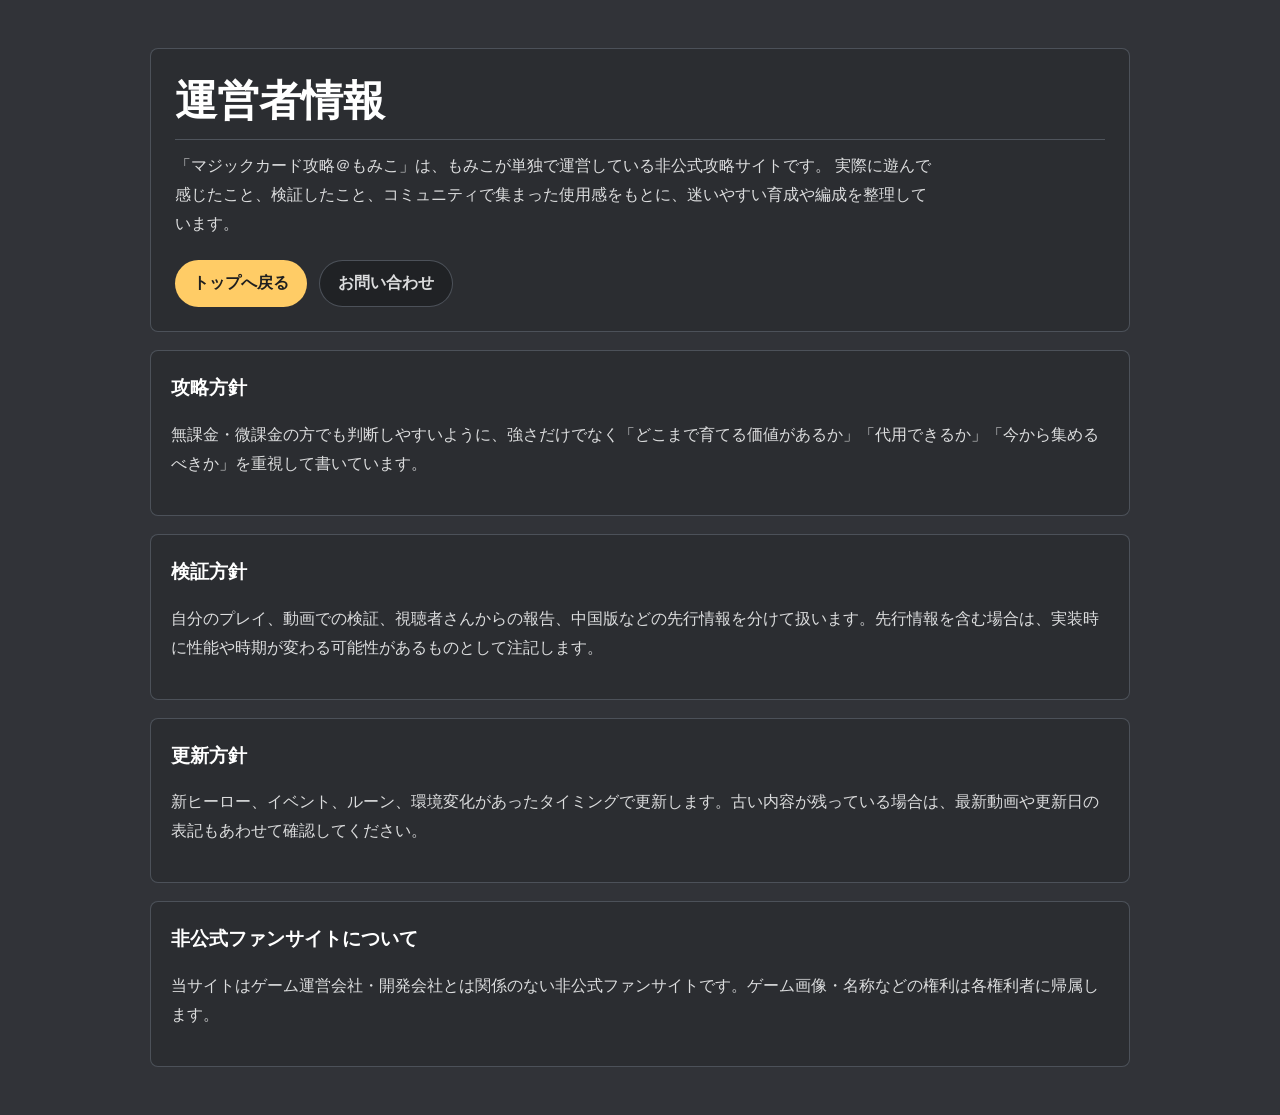
<file: about.html>
<!DOCTYPE html>
<html lang="ja">

<head>
  <meta charset="UTF-8">
  <meta name="viewport" content="width=device-width, initial-scale=1.0">
  <title>運営者情報 | マジックカード攻略＠もみこ</title>
  <meta name="description" content="マジックカード攻略＠もみこの運営者情報。攻略方針、検証方針、更新方針、問い合わせ先をまとめています。">
  <link rel="canonical" href="https://magiccard-momiko.com/about.html">
  <link rel="stylesheet" href="style.css?v=260510-1">
  <meta property="og:site_name" content="マジックカード攻略＠もみこ">
  <meta property="og:title" content="運営者情報 | マジックカード攻略＠もみこ">
  <meta property="og:description" content="もみこ単独運営の攻略サイトです。検証方針や更新方針をまとめています。">
  <meta property="og:type" content="article">
  <meta property="og:url" content="https://magiccard-momiko.com/about.html">
  <meta property="og:image" content="https://magiccard-momiko.com/images/%E6%A0%AA%E5%BC%8F%E4%BC%9A%E7%A4%BEesusi.webp">
  <meta name="twitter:card" content="summary_large_image">
  <meta name="twitter:image" content="https://magiccard-momiko.com/images/%E6%A0%AA%E5%BC%8F%E4%BC%9A%E7%A4%BEesusi.webp">
</head>

<body class="simple-page">
  <main class="simple-page__wrap">
    <section class="simple-page__hero">
      <h1>運営者情報</h1>
      <p class="simple-page__lead">
        「マジックカード攻略＠もみこ」は、もみこが単独で運営している非公式攻略サイトです。
        実際に遊んで感じたこと、検証したこと、コミュニティで集まった使用感をもとに、迷いやすい育成や編成を整理しています。
      </p>
      <div class="simple-page__actions">
        <a class="simple-page__button" href="index.html">トップへ戻る</a>
        <a class="simple-page__button secondary" href="contact.html">お問い合わせ</a>
      </div>
    </section>

    <section class="simple-page__section">
      <h2>攻略方針</h2>
      <p>無課金・微課金の方でも判断しやすいように、強さだけでなく「どこまで育てる価値があるか」「代用できるか」「今から集めるべきか」を重視して書いています。</p>
    </section>

    <section class="simple-page__section">
      <h2>検証方針</h2>
      <p>自分のプレイ、動画での検証、視聴者さんからの報告、中国版などの先行情報を分けて扱います。先行情報を含む場合は、実装時に性能や時期が変わる可能性があるものとして注記します。</p>
    </section>

    <section class="simple-page__section">
      <h2>更新方針</h2>
      <p>新ヒーロー、イベント、ルーン、環境変化があったタイミングで更新します。古い内容が残っている場合は、最新動画や更新日の表記もあわせて確認してください。</p>
    </section>

    <section class="simple-page__section">
      <h2>非公式ファンサイトについて</h2>
      <p>当サイトはゲーム運営会社・開発会社とは関係のない非公式ファンサイトです。ゲーム画像・名称などの権利は各権利者に帰属します。</p>
    </section>
  </main>
</body>

</html>
</file>
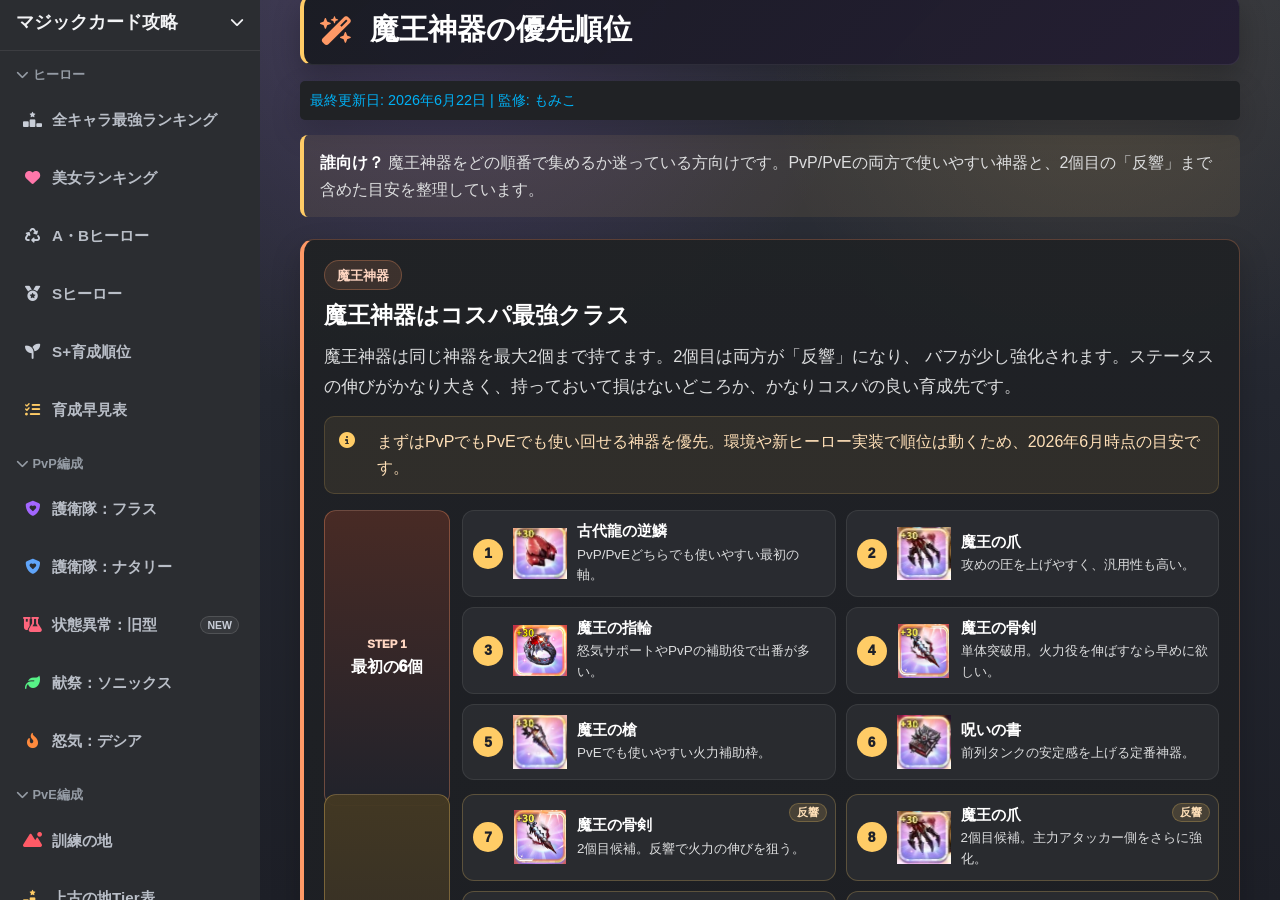
<file: abyss-artifact.html>
<!DOCTYPE html>
<html lang="ja">

<head>
  <meta charset="UTF-8">
  <meta name="viewport" content="width=device-width, initial-scale=1.0">
  <title>魔王神器の優先順位 | マジックカード攻略＠もみこ</title>
  <meta name="description" content="マジックカードの魔王神器優先順位。最初に集める6個、反響を狙う2個目、VIP帯別の目安をまとめています。">
  <link rel="canonical" href="https://magiccard-momiko.com/abyss-artifact.html">
  <meta property="og:site_name" content="マジックカード攻略＠もみこ">
  <meta property="og:title" content="魔王神器の優先順位 | マジックカード攻略＠もみこ">
  <meta property="og:description" content="魔王神器の集める順番と反響の目安を整理。">
  <meta property="og:type" content="article">
  <meta property="og:url" content="https://magiccard-momiko.com/abyss-artifact.html">
  <meta property="og:image" content="https://magiccard-momiko.com/images/%E6%A0%AA%E5%BC%8F%E4%BC%9A%E7%A4%BEesusi.webp">
  <meta name="twitter:card" content="summary_large_image">
  <meta name="twitter:image" content="https://magiccard-momiko.com/images/%E6%A0%AA%E5%BC%8F%E4%BC%9A%E7%A4%BEesusi.webp">
  <meta http-equiv="refresh" content="0; url=index.html#page-abyss-artifact">
  <script>location.replace('index.html#page-abyss-artifact');</script>
</head>

<body>
  <p><a href="index.html#page-abyss-artifact">魔王神器の優先順位を開く</a></p>
</body>

</html>
</file>
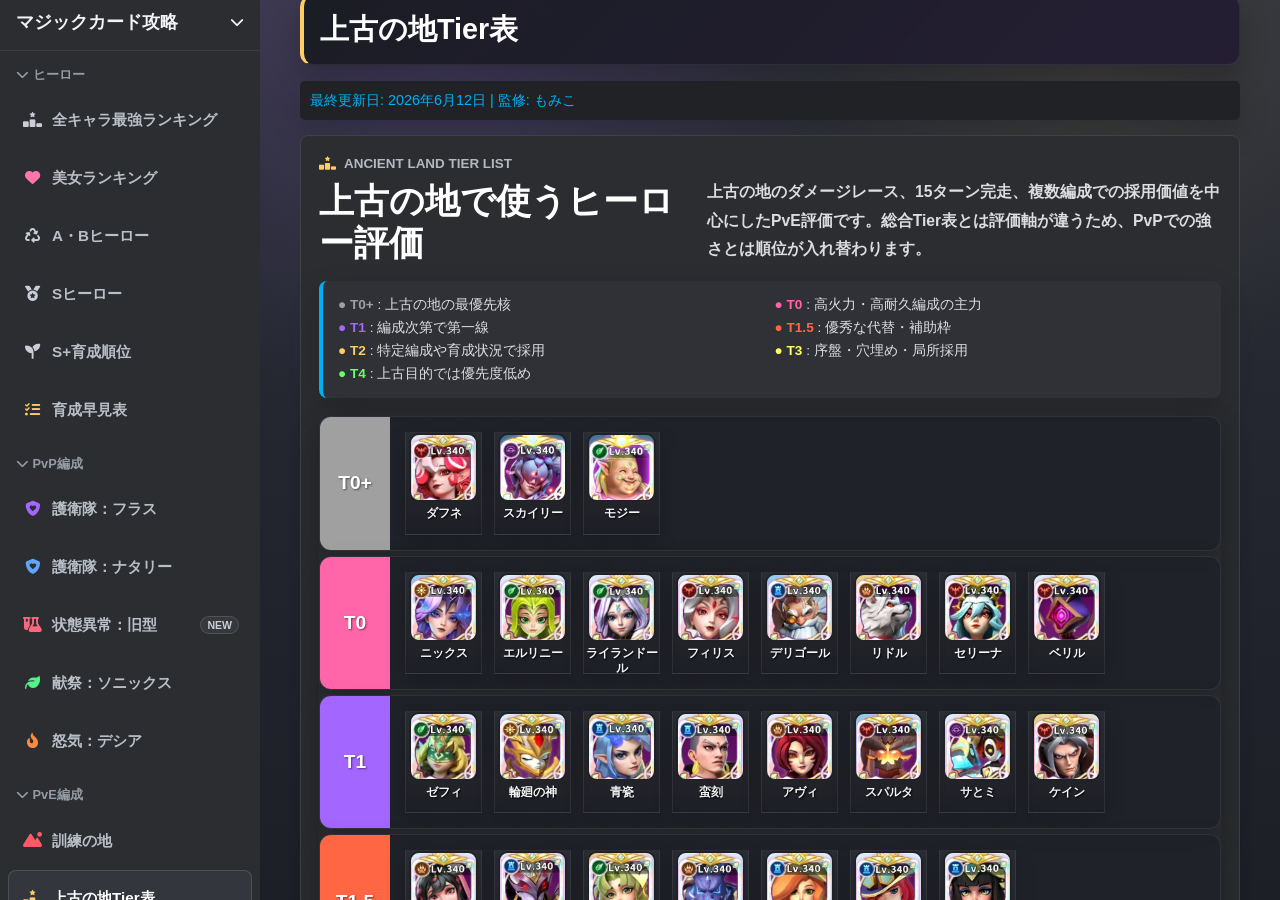
<file: ancient-tier.html>
<!DOCTYPE html>
<html lang="ja">

<head>
  <meta charset="UTF-8">
  <meta name="viewport" content="width=device-width, initial-scale=1.0">
  <title>上古の地Tier表 | マジックカード攻略＠もみこ</title>
  <meta name="description" content="マジックカードの上古の地ヒーローTier表。ダメージレース、15ターン完走、複数編成での採用価値をもとにPvE評価を整理します。">
  <link rel="canonical" href="https://magiccard-momiko.com/ancient-tier.html">
  <meta property="og:site_name" content="マジックカード攻略＠もみこ">
  <meta property="og:title" content="上古の地Tier表 | マジックカード攻略＠もみこ">
  <meta property="og:description" content="上古の地向けのヒーローTier表。総合Tierとは別軸でPvE評価をまとめます。">
  <meta property="og:type" content="article">
  <meta property="og:url" content="https://magiccard-momiko.com/ancient-tier.html">
  <meta property="og:image" content="https://magiccard-momiko.com/images/%E6%A0%AA%E5%BC%8F%E4%BC%9A%E7%A4%BEesusi.webp">
  <meta name="twitter:card" content="summary_large_image">
  <meta name="twitter:image" content="https://magiccard-momiko.com/images/%E6%A0%AA%E5%BC%8F%E4%BC%9A%E7%A4%BEesusi.webp">
  <meta http-equiv="refresh" content="0; url=index.html#page-pve-ancient-tier">
  <script>location.replace('index.html#page-pve-ancient-tier');</script>
</head>

<body>
  <p><a href="index.html#page-pve-ancient-tier">上古の地Tier表を開く</a></p>
</body>

</html>
</file>
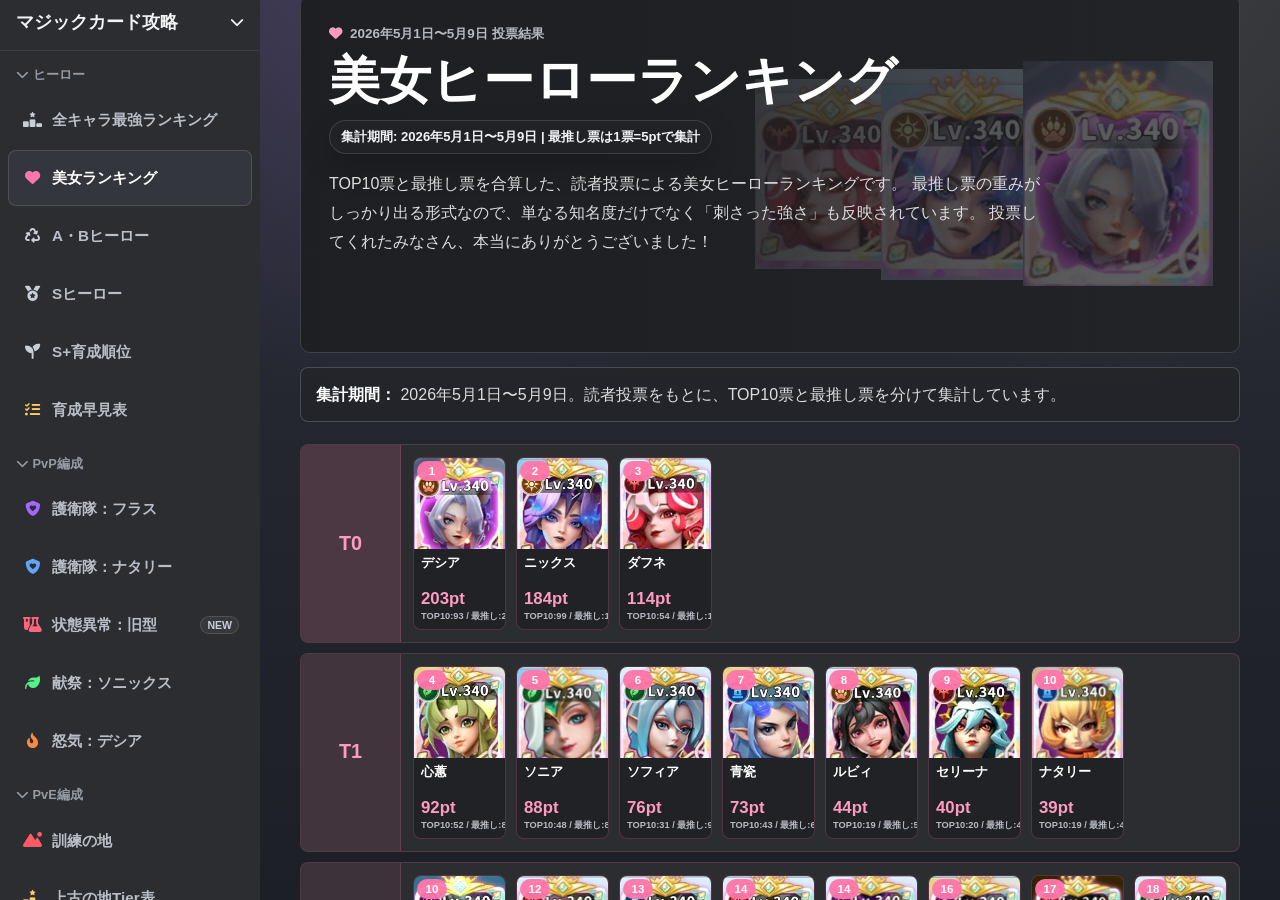
<file: beauty-ranking.html>
<!DOCTYPE html>
<html lang="ja">

<head>
  <meta charset="UTF-8">
  <meta name="viewport" content="width=device-width, initial-scale=1.0">
  <title>美女ランキング | マジックカード攻略＠もみこ</title>
  <meta name="description" content="マジックカード美女ランキング。2026年5月1日〜5月9日の読者投票結果をTier形式でまとめています。">
  <link rel="canonical" href="https://magiccard-momiko.com/beauty-ranking.html">
  <meta property="og:site_name" content="マジックカード攻略＠もみこ">
  <meta property="og:title" content="美女ランキング | マジックカード攻略＠もみこ">
  <meta property="og:description" content="読者投票で決まった美女ヒーローランキング。">
  <meta property="og:type" content="article">
  <meta property="og:url" content="https://magiccard-momiko.com/beauty-ranking.html">
  <meta property="og:image" content="https://magiccard-momiko.com/images/%E6%A0%AA%E5%BC%8F%E4%BC%9A%E7%A4%BEesusi.webp">
  <meta name="twitter:card" content="summary_large_image">
  <meta name="twitter:image" content="https://magiccard-momiko.com/images/%E6%A0%AA%E5%BC%8F%E4%BC%9A%E7%A4%BEesusi.webp">
  <meta http-equiv="refresh" content="0; url=index.html#page-beauty-ranking">
  <script>location.replace('index.html#page-beauty-ranking');</script>
</head>

<body>
  <p><a href="index.html#page-beauty-ranking">美女ランキングを開く</a></p>
</body>

</html>
</file>
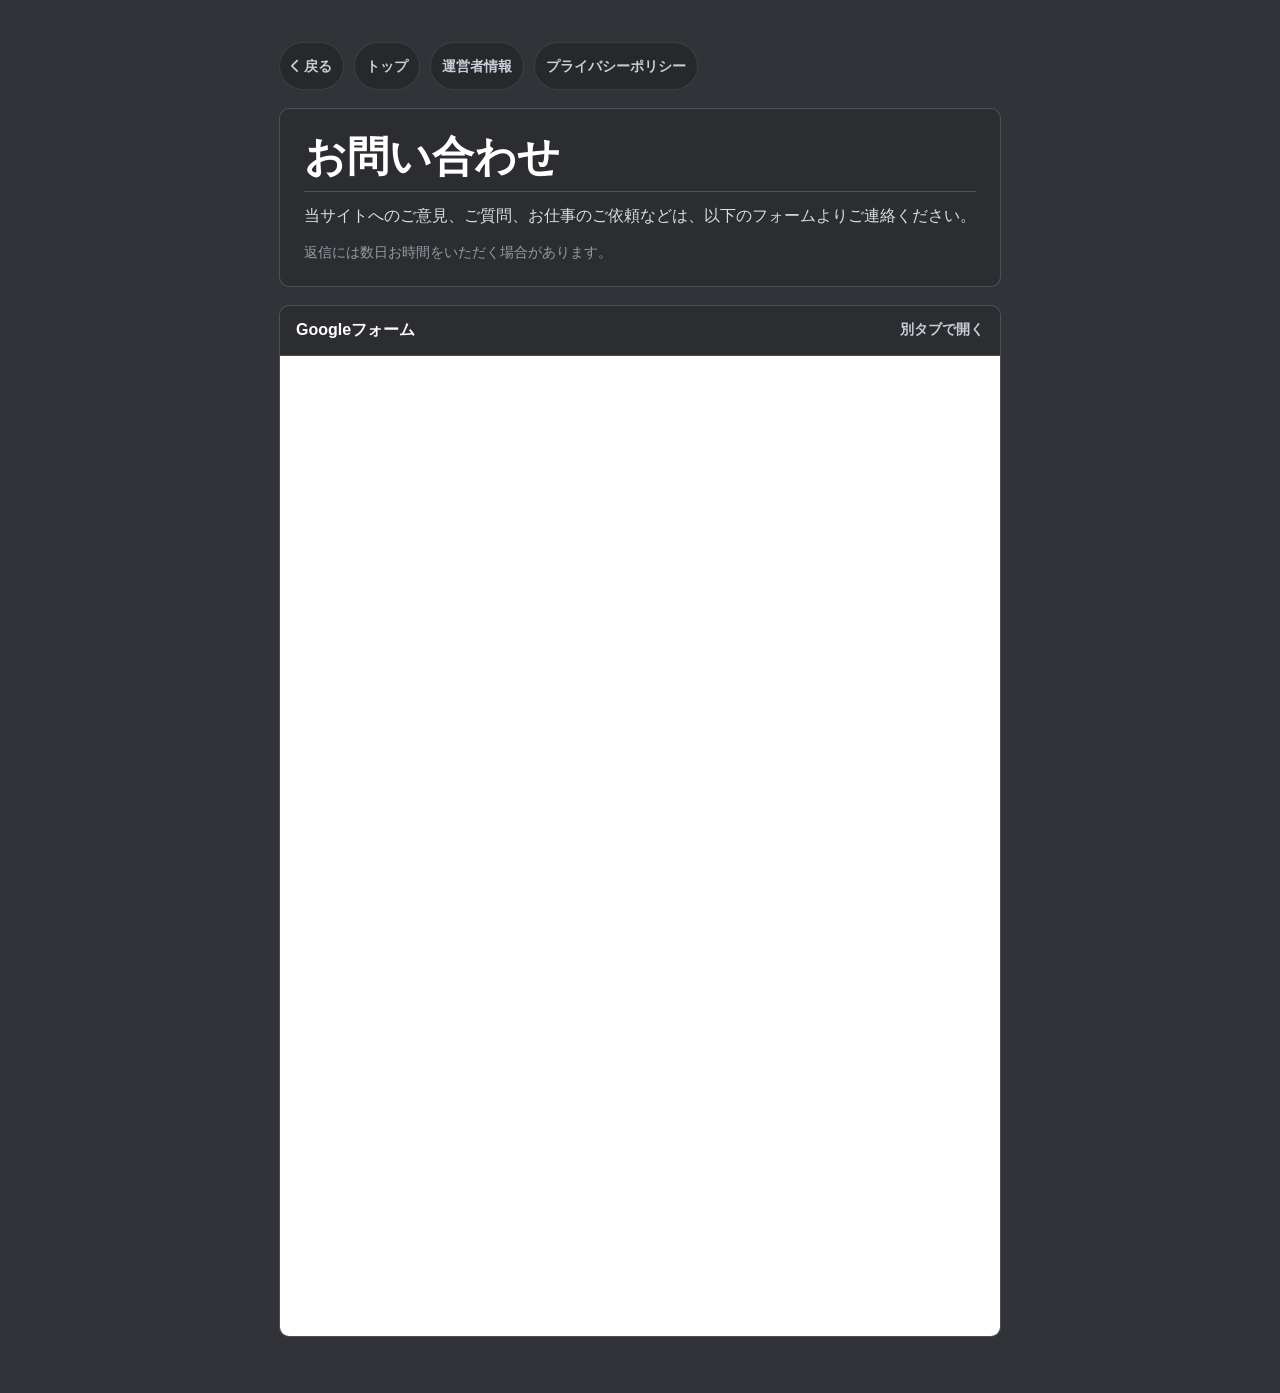
<file: contact.html>
<!DOCTYPE html>
<html lang="ja">

<head>
  <script async src="https://pagead2.googlesyndication.com/pagead/js/adsbygoogle.js?client=ca-pub-9319517564080738"
    crossorigin="anonymous"></script>
  <meta name="google-adsense-account" content="ca-pub-9319517564080738">
  <meta charset="UTF-8">
  <title>お問い合わせ | もみこ マジックカード攻略</title>
  <meta name="viewport" content="width=device-width, initial-scale=1.0">
  <link rel="stylesheet" href="https://cdnjs.cloudflare.com/ajax/libs/font-awesome/6.4.0/css/all.min.css">
  <link rel="stylesheet" href="style.css?v=260511-5">
  <style>
    .contact-page {
      min-height: 100vh;
      color: #dcddde;
      background: #313338;
      font-family: sans-serif;
    }

    .contact-wrap {
      max-width: 980px;
      margin: 0 auto;
      padding: 42px 20px 56px;
    }

    .contact-nav {
      display: flex;
      flex-wrap: wrap;
      gap: 10px;
      margin-bottom: 18px;
    }

    .contact-nav a {
      display: inline-flex;
      align-items: center;
      min-height: 34px;
      padding: 6px 11px;
      border: 1px solid rgba(255, 255, 255, 0.1);
      border-radius: 999px;
      color: #c9ced8;
      background: rgba(35, 36, 40, 0.72);
      text-decoration: none;
      font-size: 0.88rem;
      font-weight: 800;
    }

    .contact-nav a:hover {
      color: #fff;
      border-color: rgba(255, 255, 255, 0.18);
    }

    .contact-hero,
    .contact-form-card {
      border: 1px solid rgba(79, 84, 92, 0.95);
      border-radius: 10px;
      background: #2b2d31;
    }

    .contact-hero {
      padding: 24px;
      margin-bottom: 18px;
    }

    .contact-hero h1 {
      margin: 0 0 10px;
      color: #fff;
      font-size: clamp(1.8rem, 4vw, 2.6rem);
      line-height: 1.15;
    }

    .contact-hero p {
      max-width: 760px;
      margin: 0;
      color: #dcddde;
      line-height: 1.8;
    }

    .contact-note {
      margin-top: 12px;
      color: #949ba4;
      font-size: 0.9rem;
    }

    .contact-form-card {
      overflow: hidden;
    }

    .contact-form-head {
      display: flex;
      justify-content: space-between;
      gap: 12px;
      align-items: center;
      padding: 14px 16px;
      border-bottom: 1px solid rgba(79, 84, 92, 0.95);
    }

    .contact-form-head strong {
      color: #fff;
      font-size: 1rem;
    }

    .contact-form-head a {
      color: #c9ced8;
      font-size: 0.86rem;
      font-weight: 800;
      text-decoration: none;
    }

    .contact-form-head a:hover {
      color: #fff;
    }

    .contact-form-frame {
      width: 100%;
      height: 980px;
      display: block;
      border: 0;
      background: #fff;
    }

    @media (max-width: 640px) {
      .contact-wrap {
        padding: 24px 12px 40px;
      }

      .contact-hero {
        padding: 18px;
      }

      .contact-form-head {
        display: block;
      }

      .contact-form-head a {
        display: inline-block;
        margin-top: 6px;
      }

      .contact-form-frame {
        height: 1040px;
      }
    }
  </style>
</head>

<body class="contact-page">
  <main class="contact-wrap">
    <nav class="contact-nav" aria-label="サイト内リンク">
      <a href="javascript:history.back();"><i class="fa-solid fa-chevron-left"></i>&nbsp;戻る</a>
      <a href="index.html">トップ</a>
      <a href="about.html">運営者情報</a>
      <a href="policy.html">プライバシーポリシー</a>
    </nav>

    <section class="contact-hero">
      <h1>お問い合わせ</h1>
      <p>当サイトへのご意見、ご質問、お仕事のご依頼などは、以下のフォームよりご連絡ください。</p>
      <div class="contact-note">返信には数日お時間をいただく場合があります。</div>
    </section>

    <section class="contact-form-card" aria-label="お問い合わせフォーム">
      <div class="contact-form-head">
        <strong>Googleフォーム</strong>
        <a href="https://docs.google.com/forms/d/e/1FAIpQLSexUzODggjAvgOlZXDWsAMFBIc48mmGr6dZcl5tSl9IJ_b6ag/viewform" target="_blank" rel="noopener">別タブで開く</a>
      </div>
      <iframe
        class="contact-form-frame"
        src="https://docs.google.com/forms/d/e/1FAIpQLSexUzODggjAvgOlZXDWsAMFBIc48mmGr6dZcl5tSl9IJ_b6ag/viewform?embedded=true"
        title="お問い合わせフォーム"
        loading="lazy">
        読み込んでいます…
      </iframe>
    </section>
  </main>
</body>

</html>
</file>
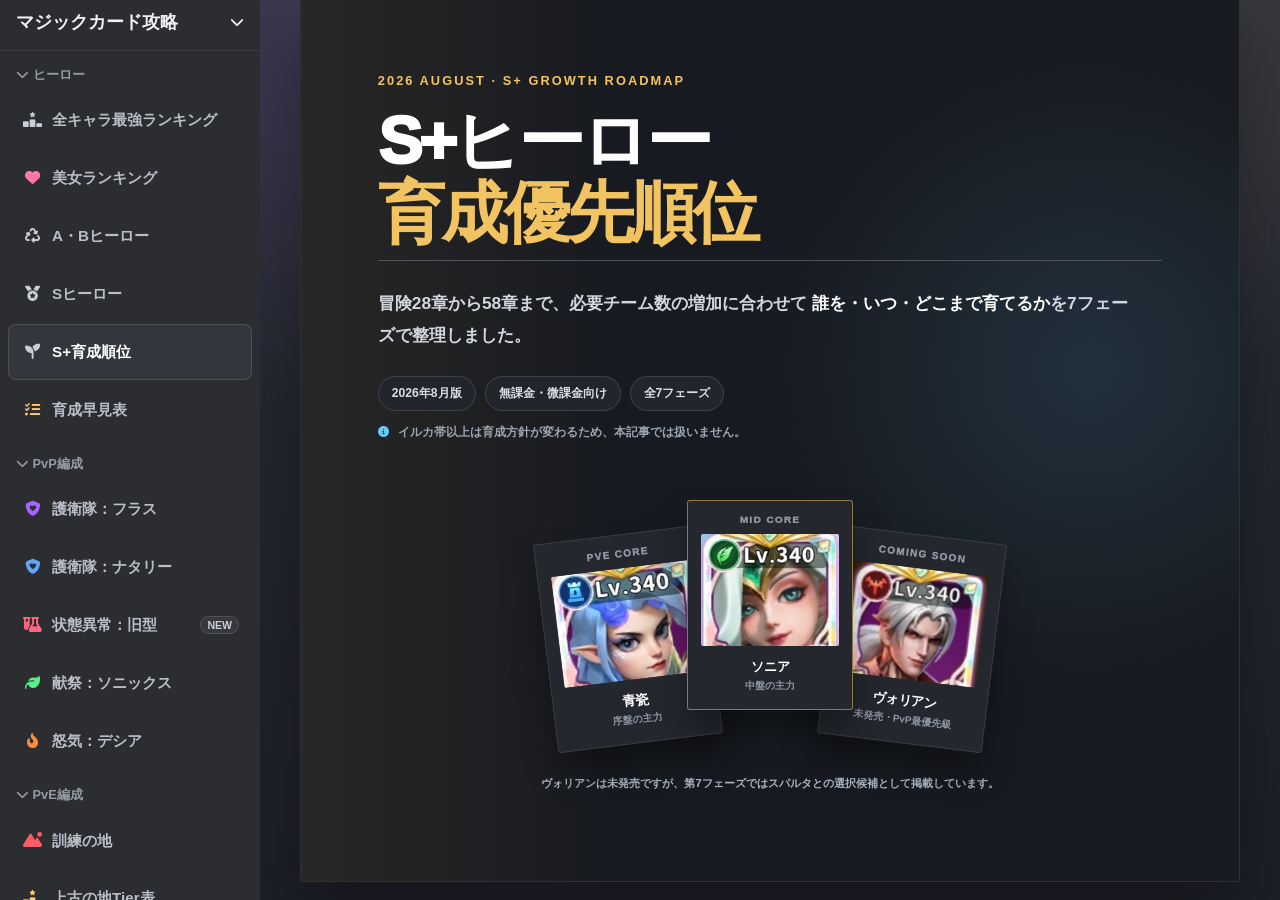
<file: growth-priority.html>
<!DOCTYPE html>
<html lang="ja">

<head>
  <meta charset="UTF-8">
  <meta name="viewport" content="width=device-width, initial-scale=1.0">
  <title>【2026年8月版】S+ヒーロー育成順位 | マジックカード攻略＠もみこ</title>
  <meta name="description" content="無課金・微課金向け。冒険28章から58章まで、7フェーズで分かる2026年8月版S+ヒーロー育成ロードマップです。">
  <link rel="canonical" href="https://magiccard-momiko.com/growth-priority.html">
  <meta property="og:site_name" content="マジックカード攻略＠もみこ">
  <meta property="og:title" content="【2026年8月版】S+ヒーロー育成順位 | マジックカード攻略＠もみこ">
  <meta property="og:description" content="無課金・微課金向け。冒険28章から58章までを7フェーズで整理したS+育成ロードマップ。">
  <meta property="og:type" content="article">
  <meta property="og:url" content="https://magiccard-momiko.com/growth-priority.html">
  <meta property="og:image" content="https://magiccard-momiko.com/images/%E6%A0%AA%E5%BC%8F%E4%BC%9A%E7%A4%BEesusi.webp">
  <meta name="twitter:card" content="summary_large_image">
  <meta name="twitter:image" content="https://magiccard-momiko.com/images/%E6%A0%AA%E5%BC%8F%E4%BC%9A%E7%A4%BEesusi.webp">
  <meta http-equiv="refresh" content="0; url=index.html#growth-priority">
  <script>location.replace('index.html#growth-priority');</script>
</head>

<body>
  <p><a href="index.html#growth-priority">2026年8月版 S+ヒーロー育成優先順位を開く</a></p>
</body>

</html>
</file>
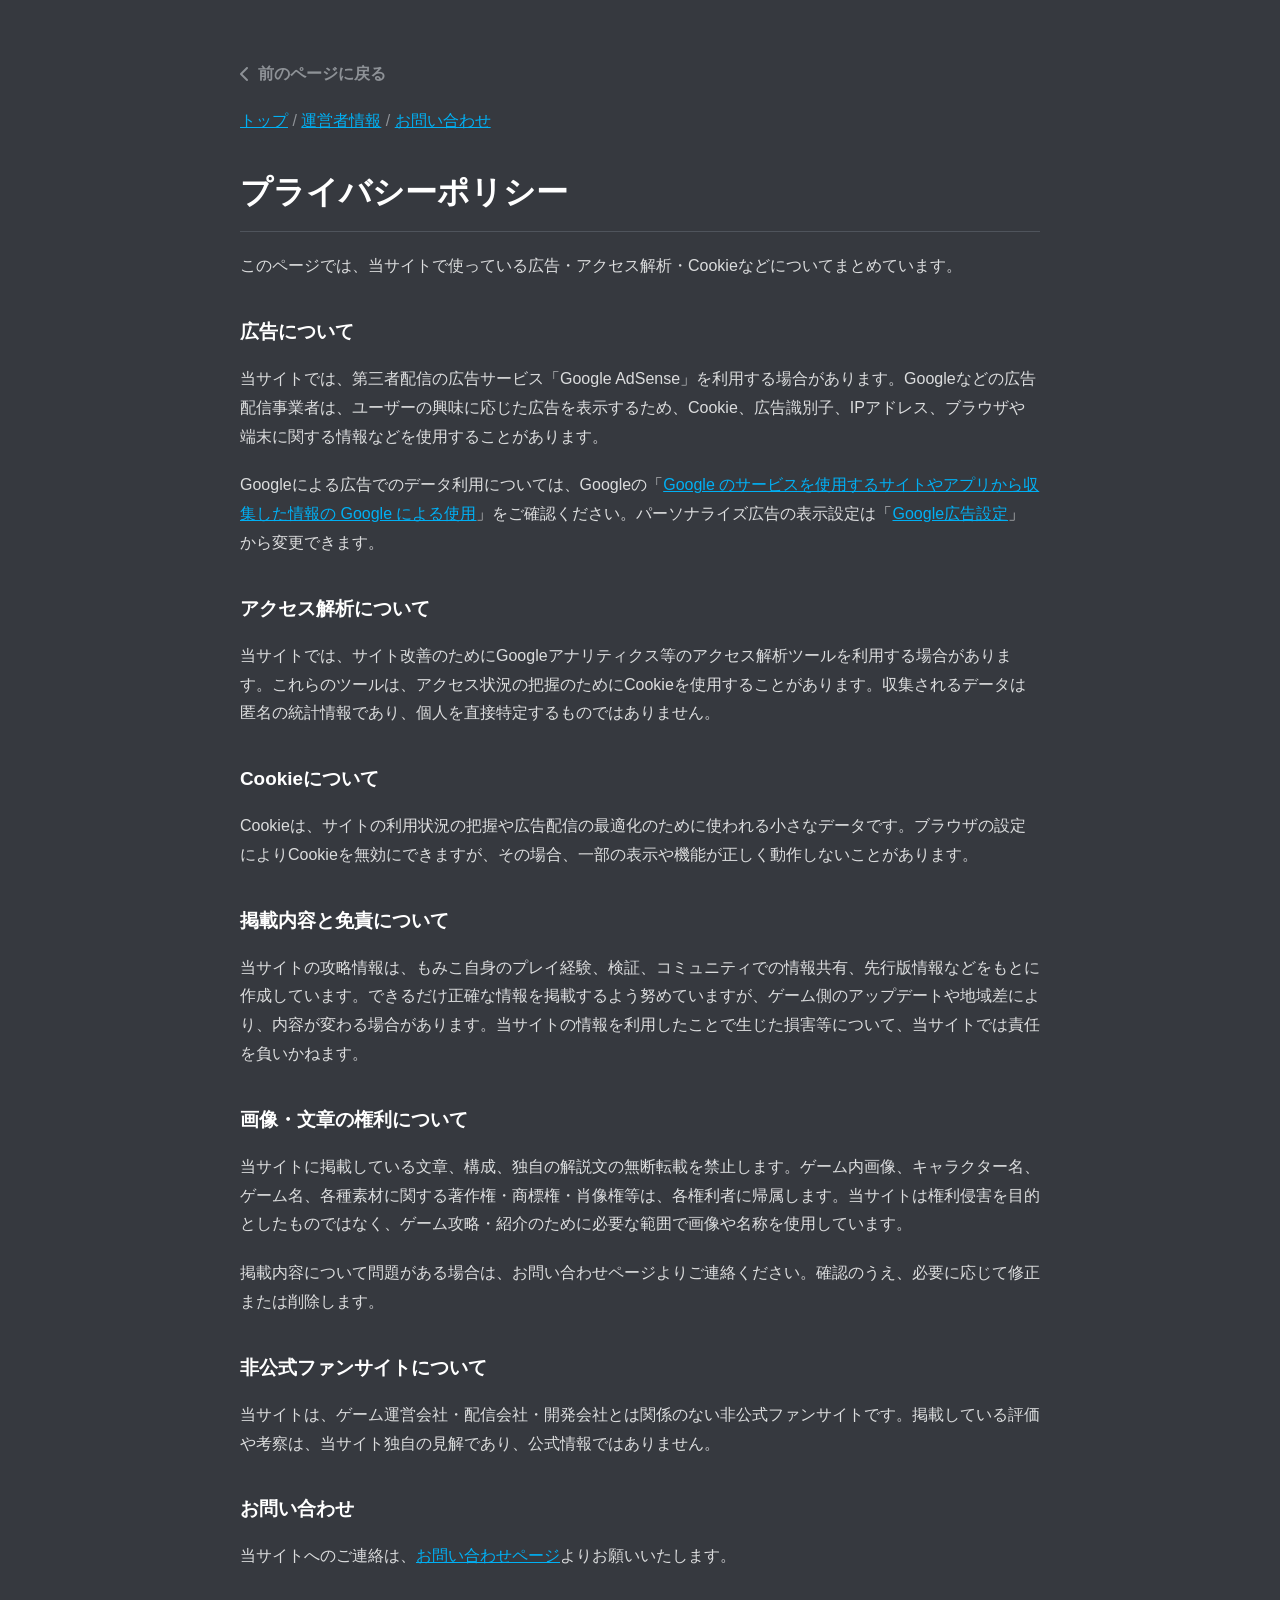
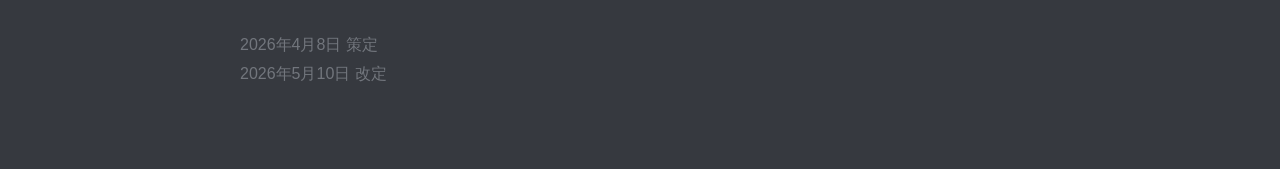
<file: policy.html>
<!DOCTYPE html>
<html lang="ja">

<head>
  <script async src="https://pagead2.googlesyndication.com/pagead/js/adsbygoogle.js?client=ca-pub-9319517564080738"
    crossorigin="anonymous"></script>
  <meta name="google-adsense-account" content="ca-pub-9319517564080738">
  <meta charset="UTF-8">
  <title>プライバシーポリシー | もみこ マジックカード攻略</title>
  <meta name="viewport" content="width=device-width, initial-scale=1.0">
  <link rel="stylesheet" href="https://cdnjs.cloudflare.com/ajax/libs/font-awesome/6.4.0/css/all.min.css">
  <link rel="stylesheet" href="style.css?v=260511-5">
  <style>
    /* style.css の「スクロール禁止」をこのページだけ上書きして解除する */
    body {
      overflow: auto !important;
      /* 強制的にスクロールを許可 */
      height: auto !important;
      /* 高さを固定しない */
      background: #36393f;
      /* メインと同じ背景色 */
    }

    .policy-content {
      max-width: 800px;
      margin: 40px auto;
      padding: 20px 60px;
      /* 下に余白を多めに */
      line-height: 1.8;
      color: #dcddde;
    }

    /* 戻るボタンのスタイル */
    .back-btn {
      display: inline-flex;
      align-items: center;
      gap: 8px;
      color: #8e9297;
      text-decoration: none;
      font-weight: bold;
      margin-bottom: 30px;
      transition: color 0.2s;
    }

    .back-btn:hover {
      color: #fff;
    }

    .policy-content h1 {
      margin-bottom: 20px;
      color: #fff;
    }

    .policy-content h2 {
      color: #fff;
      margin-top: 34px;
      font-size: 1.18em;
    }

    .policy-content p {
      margin-bottom: 20px;
    }

    a {
      color: #00b0f4;
    }
  </style>
</head>

<body>
  <div class="policy-content">
    <a href="javascript:history.back();" class="back-btn">
      <i class="fa-solid fa-chevron-left"></i> 前のページに戻る
    </a>
    <p style="margin: -12px 0 28px; color: #8e9297;">
      <a href="index.html">トップ</a> / <a href="about.html">運営者情報</a> / <a href="contact.html">お問い合わせ</a>
    </p>

    <h1>プライバシーポリシー</h1>

    <p>このページでは、当サイトで使っている広告・アクセス解析・Cookieなどについてまとめています。</p>

    <h2>広告について</h2>
    <p>当サイトでは、第三者配信の広告サービス「Google AdSense」を利用する場合があります。Googleなどの広告配信事業者は、ユーザーの興味に応じた広告を表示するため、Cookie、広告識別子、IPアドレス、ブラウザや端末に関する情報などを使用することがあります。</p>
    <p>Googleによる広告でのデータ利用については、Googleの「<a href="https://policies.google.com/technologies/partner-sites?hl=ja" target="_blank" rel="noopener">Google のサービスを使用するサイトやアプリから収集した情報の Google による使用</a>」をご確認ください。パーソナライズ広告の表示設定は「<a href="https://adssettings.google.com/authenticated?hl=ja" target="_blank" rel="noopener">Google広告設定</a>」から変更できます。</p>

    <h2>アクセス解析について</h2>
    <p>
      当サイトでは、サイト改善のためにGoogleアナリティクス等のアクセス解析ツールを利用する場合があります。これらのツールは、アクセス状況の把握のためにCookieを使用することがあります。収集されるデータは匿名の統計情報であり、個人を直接特定するものではありません。
    </p>

    <h2>Cookieについて</h2>
    <p>Cookieは、サイトの利用状況の把握や広告配信の最適化のために使われる小さなデータです。ブラウザの設定によりCookieを無効にできますが、その場合、一部の表示や機能が正しく動作しないことがあります。</p>

    <h2>掲載内容と免責について</h2>
    <p>
      当サイトの攻略情報は、もみこ自身のプレイ経験、検証、コミュニティでの情報共有、先行版情報などをもとに作成しています。できるだけ正確な情報を掲載するよう努めていますが、ゲーム側のアップデートや地域差により、内容が変わる場合があります。当サイトの情報を利用したことで生じた損害等について、当サイトでは責任を負いかねます。
    </p>

    <h2>画像・文章の権利について</h2>
    <p>当サイトに掲載している文章、構成、独自の解説文の無断転載を禁止します。ゲーム内画像、キャラクター名、ゲーム名、各種素材に関する著作権・商標権・肖像権等は、各権利者に帰属します。当サイトは権利侵害を目的としたものではなく、ゲーム攻略・紹介のために必要な範囲で画像や名称を使用しています。</p>
    <p>掲載内容について問題がある場合は、お問い合わせページよりご連絡ください。確認のうえ、必要に応じて修正または削除します。</p>

    <h2>非公式ファンサイトについて</h2>
    <p>当サイトは、ゲーム運営会社・配信会社・開発会社とは関係のない非公式ファンサイトです。掲載している評価や考察は、当サイト独自の見解であり、公式情報ではありません。</p>

    <h2>お問い合わせ</h2>
    <p>当サイトへのご連絡は、<a href="contact.html">お問い合わせページ</a>よりお願いいたします。</p>

    <p style="margin-top: 60px; color: #72767d;">2026年4月8日 策定<br>2026年5月10日 改定</p>
  </div>
</body>

</html>
</file>
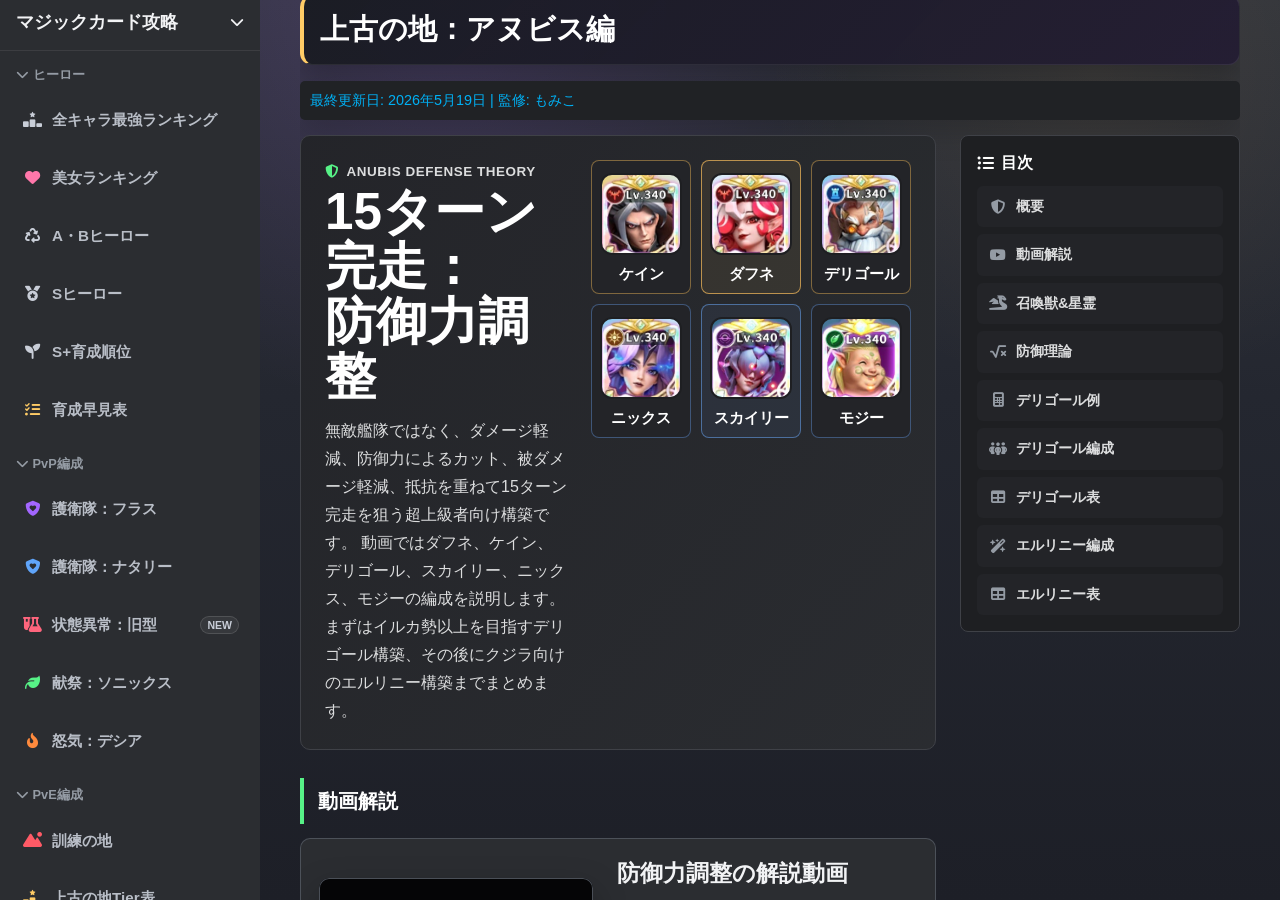
<file: pve-defense.html>
<!DOCTYPE html>
<html lang="ja">

<head>
  <meta charset="UTF-8">
  <meta name="viewport" content="width=device-width, initial-scale=1.0">
  <title>上古の地：アヌビス編 | マジックカード攻略＠もみこ</title>
  <meta name="description" content="マジックカードの上古の地アヌビス編で15ターン完走を狙うための防御力調整を解説。デリゴール構築からエルリニー構築まで、防御力0.7に必要な要求値をまとめます。">
  <link rel="canonical" href="https://magiccard-momiko.com/pve-defense.html">
  <meta property="og:site_name" content="マジックカード攻略＠もみこ">
  <meta property="og:title" content="上古の地：アヌビス編 | マジックカード攻略＠もみこ">
  <meta property="og:description" content="15ターン完走するための防御力調整表。">
  <meta property="og:type" content="article">
  <meta property="og:url" content="https://magiccard-momiko.com/pve-defense.html">
  <meta property="og:image" content="https://magiccard-momiko.com/images/%E6%A0%AA%E5%BC%8F%E4%BC%9A%E7%A4%BEesusi.webp">
  <meta name="twitter:card" content="summary_large_image">
  <meta name="twitter:image" content="https://magiccard-momiko.com/images/%E6%A0%AA%E5%BC%8F%E4%BC%9A%E7%A4%BEesusi.webp">
  <meta http-equiv="refresh" content="0; url=index.html#page-pve-defense">
  <script>location.replace('index.html#page-pve-defense');</script>
</head>

<body>
  <p><a href="index.html#page-pve-defense">上古の地：アヌビス編を開く</a></p>
</body>

</html>
</file>
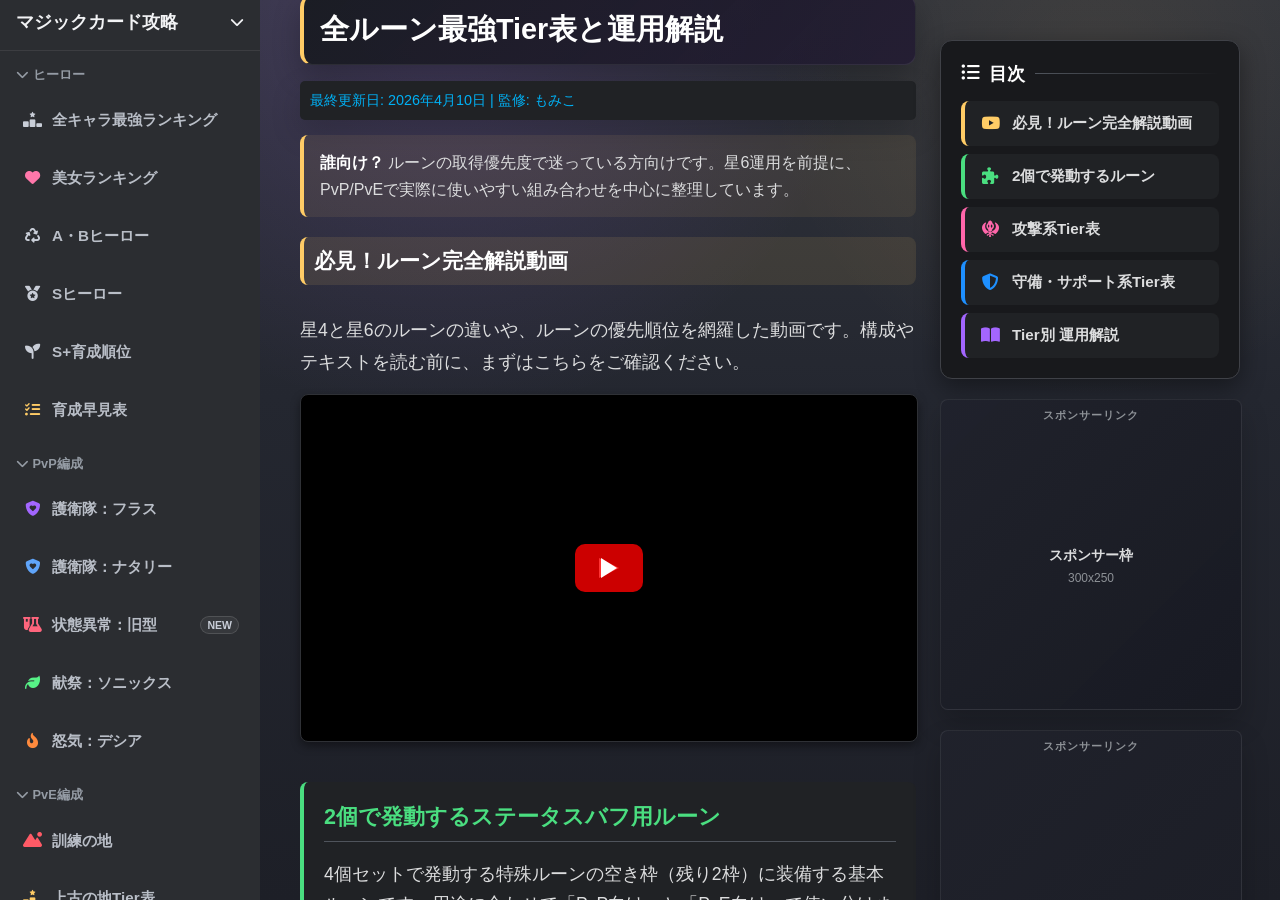
<file: rune.html>
<!DOCTYPE html>
<html lang="ja">

<head>
  <meta charset="UTF-8">
  <meta name="viewport" content="width=device-width, initial-scale=1.0">
  <title>ルーン攻略 | マジックカード攻略＠もみこ</title>
  <meta name="description" content="マジックカードのルーンTier表と運用解説。星6ルーンの優先度、PvP/PvEでの使い分けを整理します。">
  <link rel="canonical" href="https://magiccard-momiko.com/rune.html">
  <meta property="og:site_name" content="マジックカード攻略＠もみこ">
  <meta property="og:title" content="ルーン攻略 | マジックカード攻略＠もみこ">
  <meta property="og:description" content="星6ルーンの優先度と、PvP/PvEでの使い分けを整理。">
  <meta property="og:type" content="article">
  <meta property="og:url" content="https://magiccard-momiko.com/rune.html">
  <meta property="og:image" content="https://magiccard-momiko.com/images/%E6%A0%AA%E5%BC%8F%E4%BC%9A%E7%A4%BEesusi.webp">
  <meta name="twitter:card" content="summary_large_image">
  <meta name="twitter:image" content="https://magiccard-momiko.com/images/%E6%A0%AA%E5%BC%8F%E4%BC%9A%E7%A4%BEesusi.webp">
  <meta http-equiv="refresh" content="0; url=index.html#page-rune-tier">
  <script>location.replace('index.html#page-rune-tier');</script>
</head>

<body>
  <p><a href="index.html#page-rune-tier">ルーン攻略を開く</a></p>
</body>

</html>
</file>
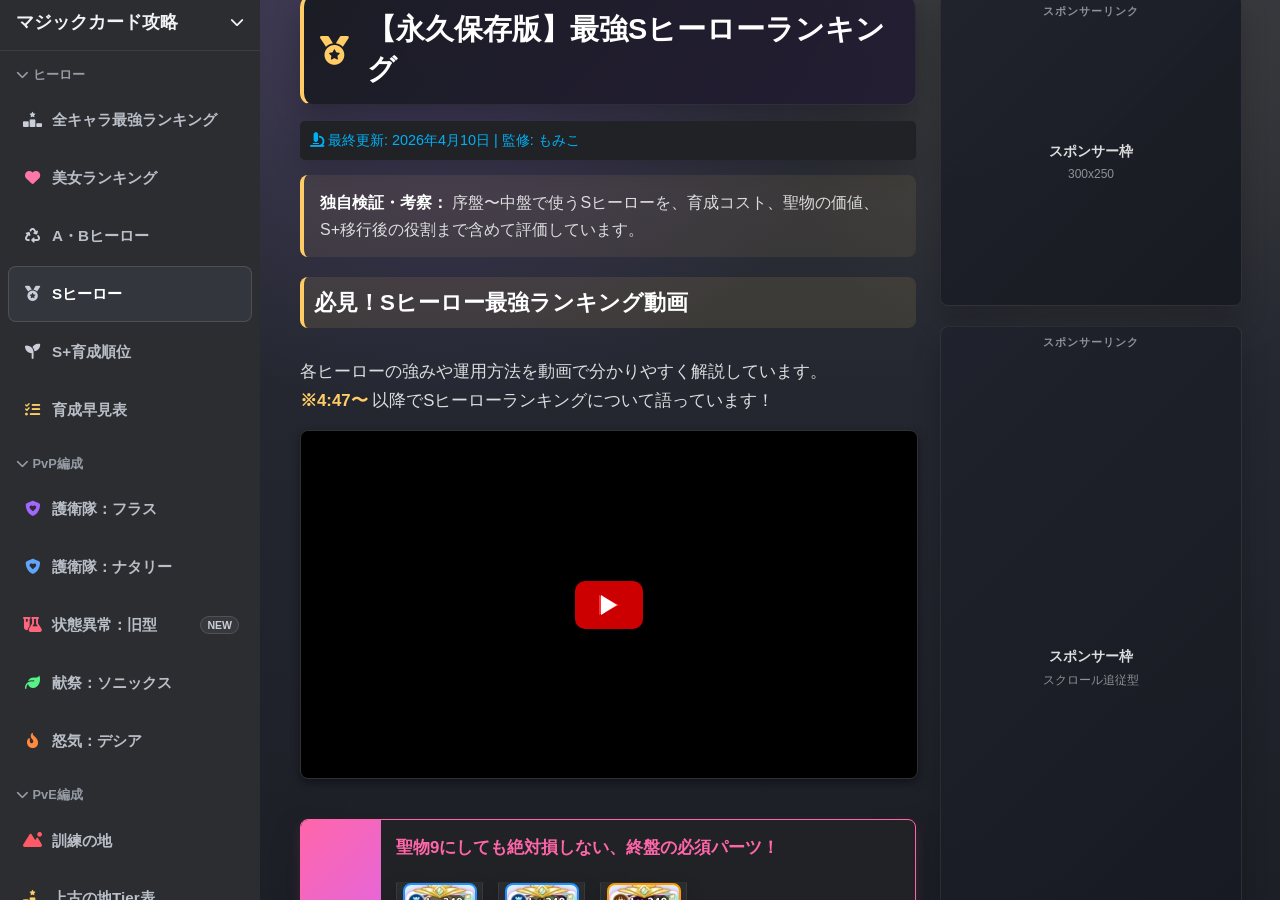
<file: s-hero.html>
<!DOCTYPE html>
<html lang="ja">

<head>
  <meta charset="UTF-8">
  <meta name="viewport" content="width=device-width, initial-scale=1.0">
  <title>Sヒーローランキング | マジックカード攻略＠もみこ</title>
  <meta name="description" content="マジックカードのSヒーローランキング。序盤から中盤で使える英雄、聖物優先度、素材判断を解説します。">
  <link rel="canonical" href="https://magiccard-momiko.com/s-hero.html">
  <meta property="og:site_name" content="マジックカード攻略＠もみこ">
  <meta property="og:title" content="Sヒーローランキング | マジックカード攻略＠もみこ">
  <meta property="og:description" content="序盤から中盤で使えるS英雄と、素材にする判断を整理。">
  <meta property="og:type" content="article">
  <meta property="og:url" content="https://magiccard-momiko.com/s-hero.html">
  <meta property="og:image" content="https://magiccard-momiko.com/images/%E6%A0%AA%E5%BC%8F%E4%BC%9A%E7%A4%BEesusi.webp">
  <meta name="twitter:card" content="summary_large_image">
  <meta name="twitter:image" content="https://magiccard-momiko.com/images/%E6%A0%AA%E5%BC%8F%E4%BC%9A%E7%A4%BEesusi.webp">
  <meta http-equiv="refresh" content="0; url=index.html#page-s-hero">
  <script>location.replace('index.html#page-s-hero');</script>
</head>

<body>
  <p><a href="index.html#page-s-hero">Sヒーローランキングを開く</a></p>
</body>

</html>
</file>
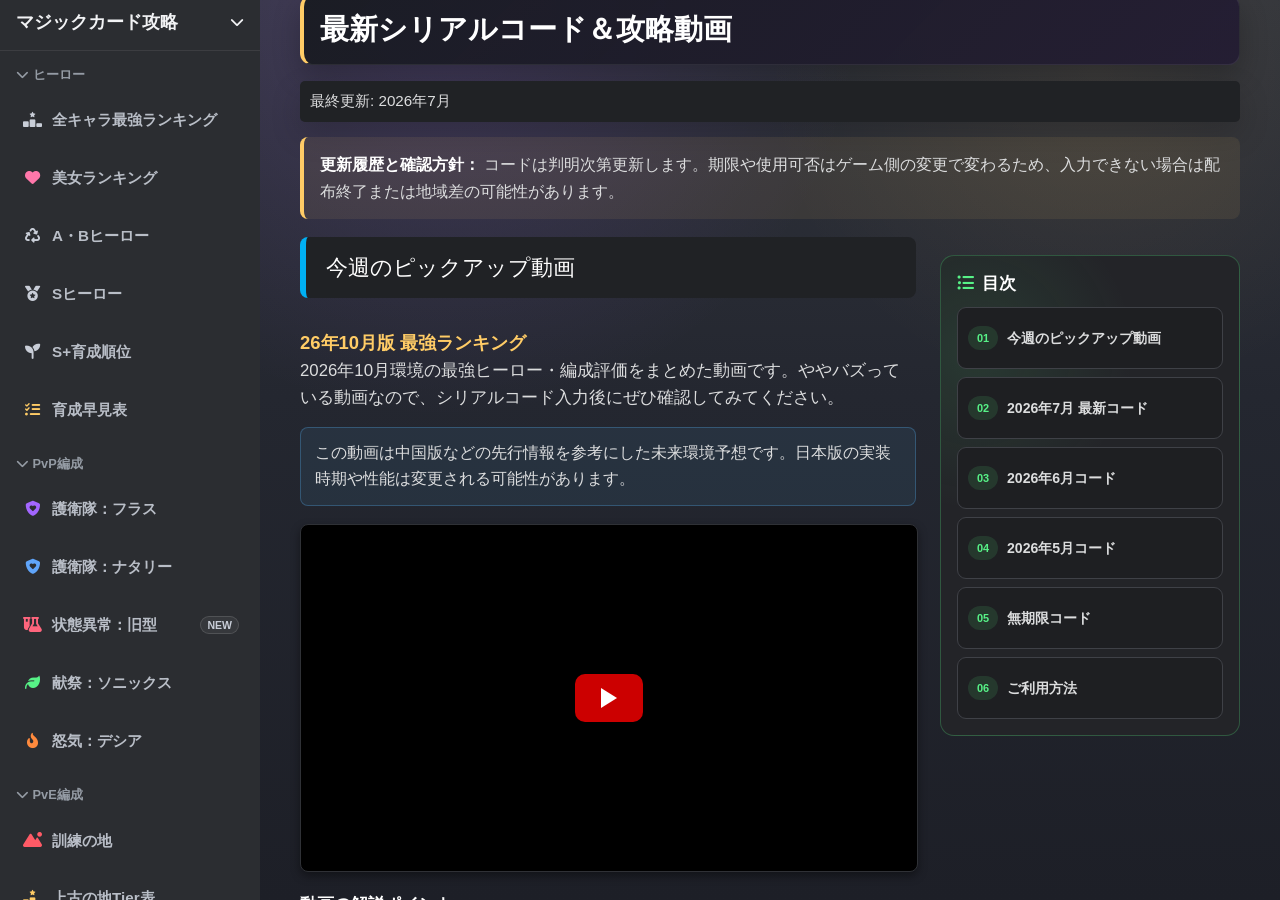
<file: serial.html>
<!DOCTYPE html>
<html lang="ja">

<head>
  <meta charset="UTF-8">
  <meta name="viewport" content="width=device-width, initial-scale=1.0">
  <title>シリアルコード一覧 | マジックカード攻略＠もみこ</title>
  <meta name="description" content="マジックカードの最新シリアルコード一覧。2026年6月コード、過去コード、入力方法をまとめています。">
  <link rel="canonical" href="https://magiccard-momiko.com/serial.html">
  <meta property="og:site_name" content="マジックカード攻略＠もみこ">
  <meta property="og:title" content="シリアルコード一覧 | マジックカード攻略＠もみこ">
  <meta property="og:description" content="最新シリアルコードと入力方法をまとめています。">
  <meta property="og:type" content="article">
  <meta property="og:url" content="https://magiccard-momiko.com/serial.html">
  <meta property="og:image" content="https://magiccard-momiko.com/images/%E6%A0%AA%E5%BC%8F%E4%BC%9A%E7%A4%BEesusi.webp">
  <meta name="twitter:card" content="summary_large_image">
  <meta name="twitter:image" content="https://magiccard-momiko.com/images/%E6%A0%AA%E5%BC%8F%E4%BC%9A%E7%A4%BEesusi.webp">
  <meta http-equiv="refresh" content="0; url=index.html#page-serial">
  <script>location.replace('index.html#page-serial');</script>
</head>

<body>
  <p><a href="index.html#page-serial">シリアルコード一覧を開く</a></p>
</body>

</html>
</file>
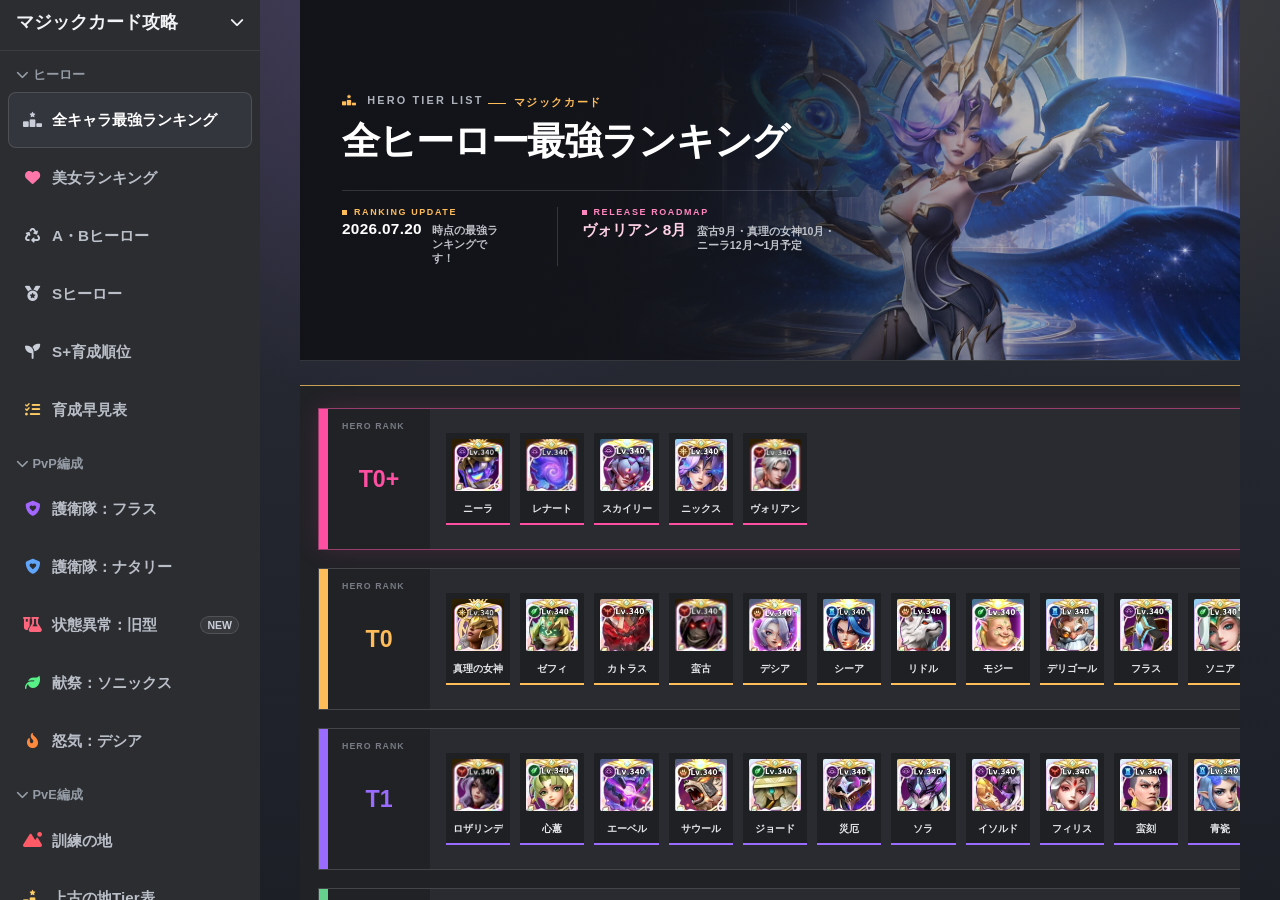
<file: tier.html>
<!DOCTYPE html>
<html lang="ja">

<head>
  <meta charset="UTF-8">
  <meta name="viewport" content="width=device-width, initial-scale=1.0">
  <title>【2026年6月最新】最強Tier表 | マジックカード攻略＠もみこ</title>
  <meta name="description" content="マジックカードの全ヒーロー最強Tier表。2026年6月環境のPvPとPvEの総合評価、育成優先度の目安をもみこが整理します。">
  <link rel="canonical" href="https://magiccard-momiko.com/tier.html">
  <meta property="og:site_name" content="マジックカード攻略＠もみこ">
  <meta property="og:title" content="【2026年6月最新】最強Tier表 | マジックカード攻略＠もみこ">
  <meta property="og:description" content="2026年6月環境のPvPとPvEの総合評価で見る、マジックカードのヒーローTier表。">
  <meta property="og:type" content="article">
  <meta property="og:url" content="https://magiccard-momiko.com/tier.html">
  <meta property="og:image" content="https://magiccard-momiko.com/images/%E6%A0%AA%E5%BC%8F%E4%BC%9A%E7%A4%BEesusi.webp">
  <meta name="twitter:card" content="summary_large_image">
  <meta name="twitter:image" content="https://magiccard-momiko.com/images/%E6%A0%AA%E5%BC%8F%E4%BC%9A%E7%A4%BEesusi.webp">
  <meta http-equiv="refresh" content="0; url=index.html#page-tier">
  <script>location.replace('index.html#page-tier');</script>
</head>

<body>
  <p><a href="index.html#page-tier">最強Tier表を開く</a></p>
</body>

</html>
</file>
<file: style.css>
@charset "UTF-8";

/*
  CSS entrypoint
  - Keep imports in this order. Later files intentionally override earlier shared styles.
  - Page-specific styles live in css/*.css so new edits do not pile up at the end of one giant file.
*/

@import url("css/00-base-layout.css?v=260720-6");
@import url("css/10-growth-priority.css?v=260807-1");
@import url("css/20-pvp-flas.css?v=260724-1");
@import url("css/25-pve-invincible.css?v=260511-6");
@import url("css/30-sonix.css?v=260506-6");
@import url("css/31-decia-pvp.css?v=260526-1");
@import url("css/32-old-status.css?v=260724-2");
@import url("css/40-serial.css?v=260506-6");
@import url("css/50-late-overrides.css?v=260720-8");
@import url("css/60-growth-quick.css?v=260726-1");
@import url("css/70-beauty-ranking.css?v=260511-4");
@import url("css/80-adsense-readiness.css?v=260510-1");
</file>
